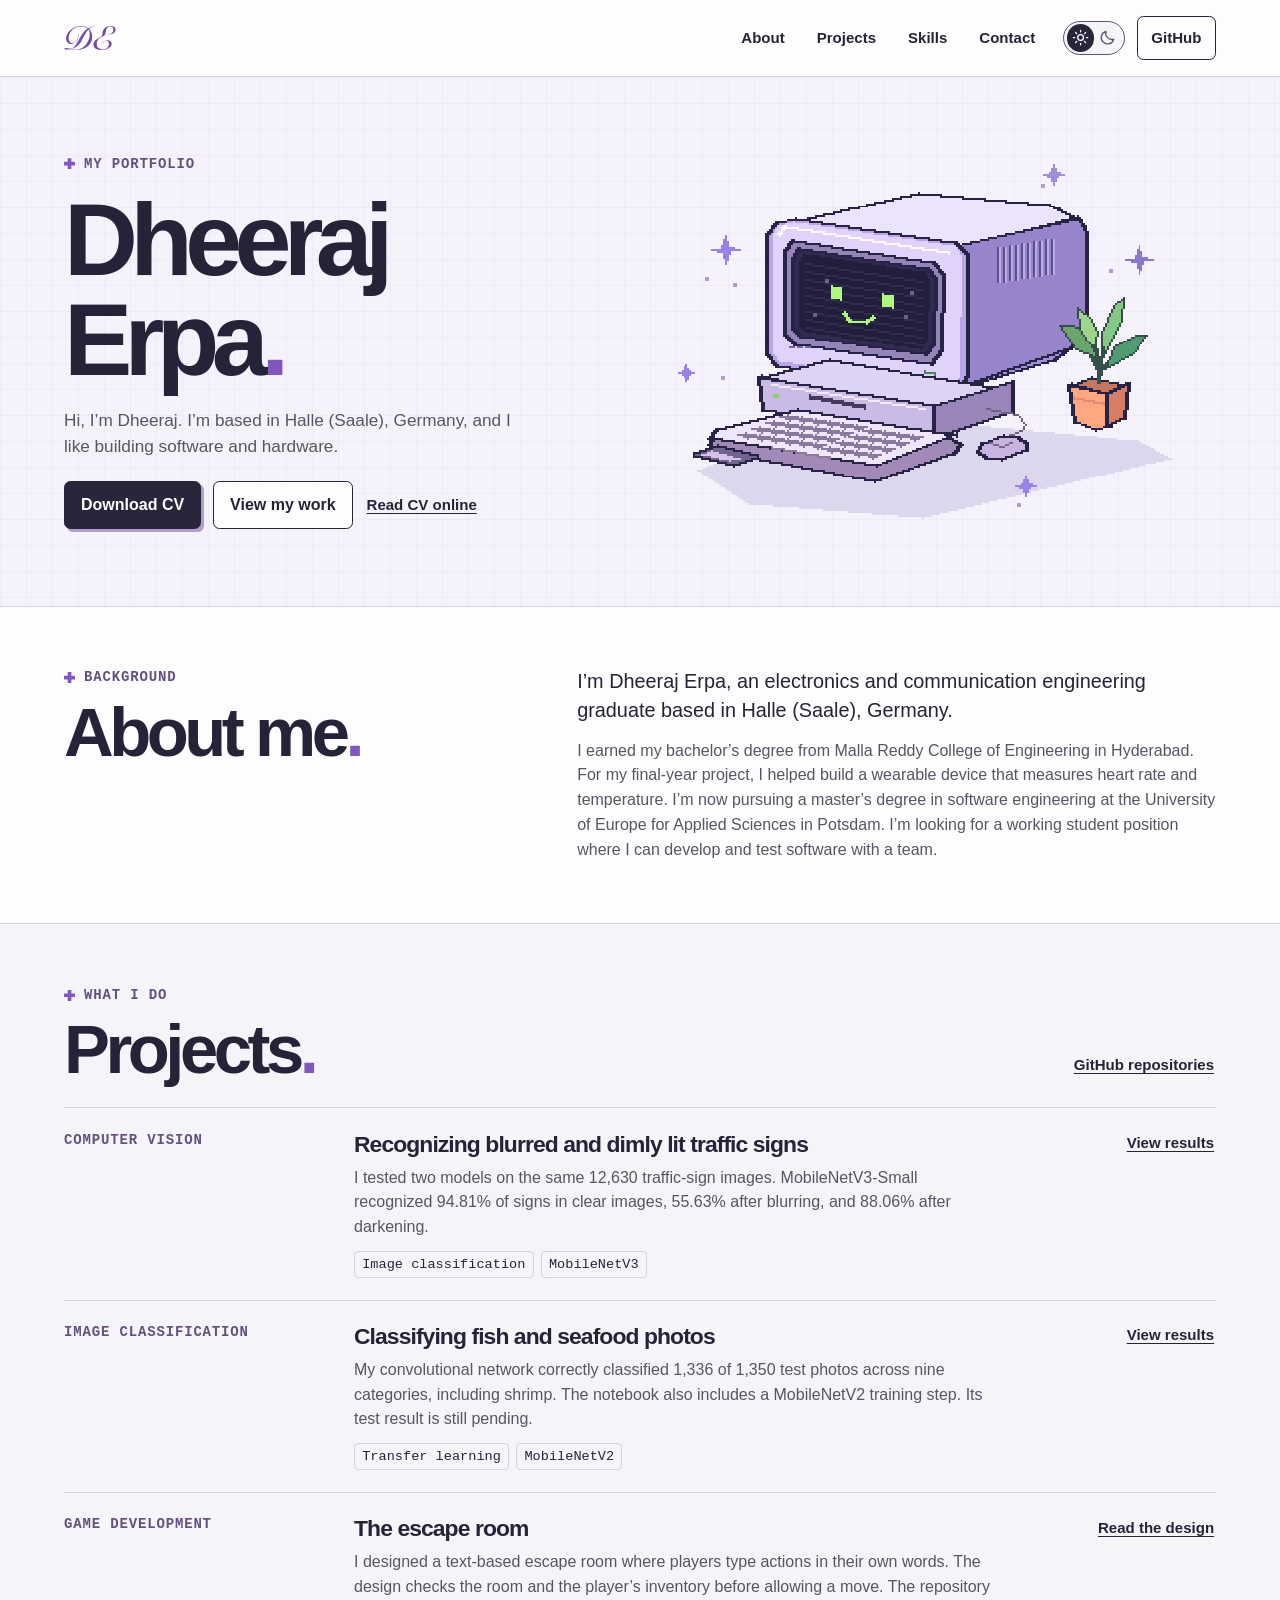
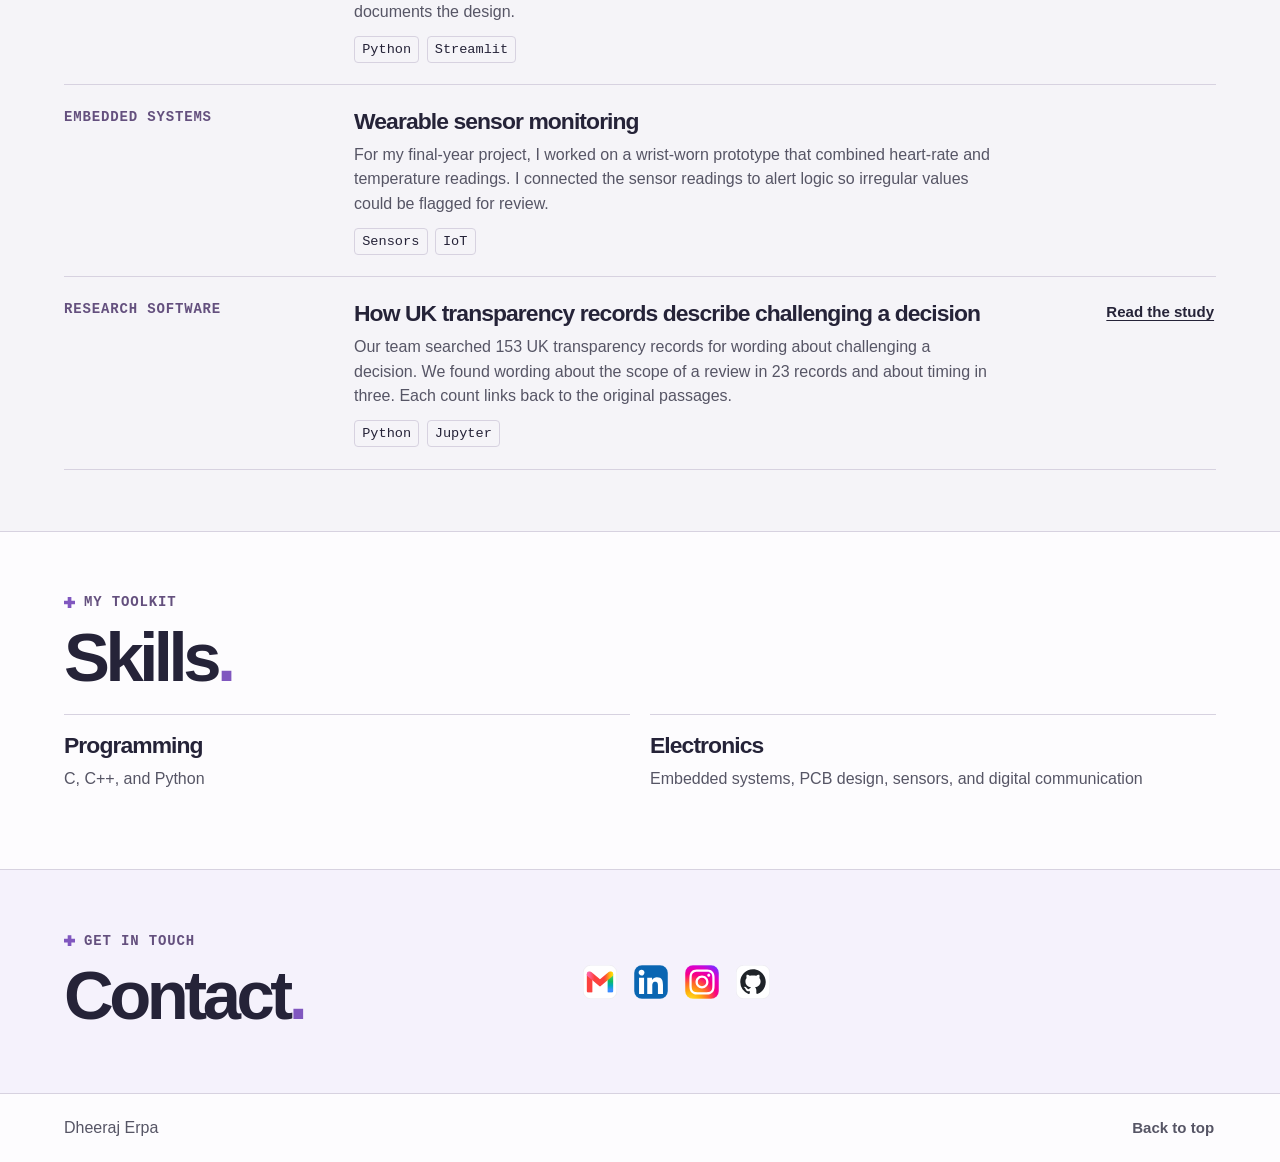
<file: index.html>
<!doctype html>
<html lang="en">
<head>
  <meta charset="utf-8">
  <meta name="viewport" content="width=device-width,initial-scale=1">
  <meta name="theme-color" content="#fdfcfe">
  <meta name="color-scheme" content="light dark">
  <meta name="description" content="Dheeraj Erpa’s portfolio of software engineering, embedded systems, and research projects.">
  <title>Dheeraj Erpa — Software Portfolio</title>
  <link rel="icon" type="image/png" href="art/favicon.png?v=signature">
  <script src="theme.js?v=theme-switch" defer></script>
  <script src="cv.js?v=local-pdf" defer></script>
  <link rel="stylesheet" href="style.css?v=skills-layout">
</head>
<body>
<dialog id="opening-scene" class="opening-scene" aria-label="Dheeraj Erpa’s portfolio" hidden>
  <div class="opening-inner">
    <div class="opening-progress" id="opening-progress" role="progressbar" aria-label="Loading portfolio" aria-valuemin="0" aria-valuemax="100" aria-valuenow="0">
      <svg class="opening-signature" viewBox="0 0 240 116" aria-hidden="true" focusable="false" xmlns:xlink="http://www.w3.org/1999/xlink">
        <defs>
          <path id="signature-shape" d="M143.54 5.16Q135.55 5.89 128.72 9.38Q121.89 12.86 115.79 17.95Q130.32 31.47 130.32 51.67Q130.32 66.2 124.29 77.31Q118.26 88.43 108.16 95.92Q98.06 103.4 84.91 107.18Q71.75 110.96 57.51 110.96Q50.83 110.96 43.49 109.94Q36.15 108.92 30.34 107.76Q27.14 108.19 23.14 108.85Q19.15 109.5 12.9 109.5Q6.8 109.5 4.4 108.12Q2 106.74 2 105.29Q2 103.69 3.24 103.11Q4.47 102.53 7.52 102.53Q10.43 102.53 16.39 103.69Q22.34 104.85 30.34 106.01Q38.62 104.56 45.09 98.82Q51.55 93.08 57.08 84.87Q62.6 76.66 67.83 66.92Q73.06 57.19 79.02 47.67Q84.98 38.15 92.24 29.87Q99.51 21.58 108.96 16.35Q103.14 11.27 95 8.8Q86.87 6.33 79.02 6.33Q67.54 6.33 57 10.1Q46.47 13.88 38.55 20.86Q30.63 27.83 25.91 37.64Q21.18 47.45 21.18 59.51Q21.18 63.44 22.2 67.21Q23.22 70.99 25.25 74.04Q27.29 77.1 30.56 78.91Q33.83 80.73 38.18 80.73Q45.01 80.73 50.17 76.88Q55.33 73.03 58.82 66.92Q62.31 60.82 64.12 53.34Q65.94 45.85 66.09 38.59H67.83Q67.39 50.36 64.34 59Q61.29 67.65 56.35 73.39Q51.41 79.13 45.16 81.96Q38.91 84.8 32.08 84.8Q26.85 84.8 22.71 82.76Q18.57 80.73 15.66 77.31Q12.75 73.9 11.16 69.47Q9.56 65.03 9.56 60.09Q9.56 52.39 12.32 45.2Q15.08 38 19.87 31.83Q24.67 25.65 31.14 20.64Q37.6 15.63 45.01 12.07Q52.43 8.5 60.42 6.54Q68.41 4.58 76.11 4.58Q81.64 4.58 86.21 5.09Q90.79 5.6 95 6.76Q99.22 7.92 103.29 9.89Q107.36 11.85 111.86 14.75Q118.98 10.25 127.12 7.71Q135.26 5.16 143.54 4ZM118.69 40.91Q118.69 35.39 117.53 30.01Q116.37 24.64 112.73 20.42Q104.89 28.85 99.44 37.5Q93.99 46.14 89.48 54.57Q84.98 63 80.4 70.85Q75.82 78.69 69.72 85.52Q63.62 92.35 55.04 97.73Q46.47 103.11 33.68 106.6V106.89Q35.42 107.32 41.82 108.27Q48.21 109.21 56.93 109.21Q70.16 109.36 81.42 103.4Q92.68 97.44 100.96 87.7Q109.25 77.97 113.97 65.69Q118.69 53.41 118.69 40.91ZM201.09 38.88Q204.29 40.04 207.77 40.04Q216.93 40.04 222.23 35.24Q227.54 30.45 227.54 20.86Q227.54 14.03 223.9 10.18Q220.27 6.33 213.3 6.33Q209.08 6.33 205.67 8Q202.25 9.67 199.78 12.43Q197.31 15.19 195.78 18.82Q194.26 22.46 193.68 26.23Q192.81 31.32 192.01 35.1Q191.21 38.88 189.54 41.86Q187.86 44.83 184.96 47.23Q182.05 49.63 176.97 52.1Q171.15 54.86 166.36 57.7Q161.56 60.53 158.22 64.24Q154.88 67.94 152.99 73.03Q151.1 78.11 151.1 85.38Q151.1 91.19 153.5 95.62Q155.89 100.06 159.82 103.11Q163.74 106.16 168.75 107.69Q173.77 109.21 179.15 109.21Q184.81 109.21 189.9 107.54Q194.99 105.87 198.91 102.6Q202.83 99.33 205.16 94.53Q207.48 89.74 207.48 83.64Q207.48 77.53 204.36 74.04Q201.23 70.56 195.13 70.56Q189.75 70.56 185.47 73.32Q181.18 76.08 177.69 79.86L176.67 79.13Q181.91 73.75 187.65 70.85Q193.39 67.94 201.09 67.94Q205.01 67.94 208.35 69.03Q211.7 70.12 214.24 72.23Q216.78 74.33 218.24 77.46Q219.69 80.58 219.69 84.51Q219.69 92.06 214.46 97.3Q209.23 102.53 201.6 105.8Q193.97 109.07 185.54 110.45Q177.11 111.83 170.72 111.83Q164.76 111.83 158.58 110.59Q152.41 109.36 147.47 106.45Q142.52 103.54 139.4 98.75Q136.28 93.95 136.28 86.69Q136.28 79.57 139.18 74.84Q142.09 70.12 146.52 66.78Q150.95 63.44 156.11 60.97Q161.27 58.5 165.78 55.88Q170.28 53.26 173.33 50.07Q176.38 46.87 176.67 42.07Q177.26 31.61 180.38 24.42Q183.5 17.22 188.59 12.86Q193.68 8.5 200.36 6.54Q207.05 4.58 214.46 4.58Q218.38 4.58 222.6 5.31Q226.81 6.03 230.23 7.92Q233.64 9.81 235.82 13.01Q238 16.21 238 21Q238 26.23 235.6 30.08Q233.2 33.94 229.43 36.55Q225.65 39.17 221 40.48Q216.35 41.78 211.7 41.78Q208.94 41.78 206.25 41.42Q203.56 41.06 200.94 40.18Z"/>
          <clipPath id="signature-reveal"><rect id="signature-fill" width="0" height="116"/></clipPath>
        </defs>
        <use class="signature-track" href="#signature-shape" xlink:href="#signature-shape"/>
        <use class="signature-ink" href="#signature-shape" xlink:href="#signature-shape" clip-path="url(#signature-reveal)"/>
      </svg>
      <span class="opening-percent" id="opening-percent" aria-hidden="true">0%</span>
    </div>
    <button type="button" id="enter-portfolio">Enter portfolio</button>
  </div>
</dialog>
<script src="opening.js?v=signature-progress" async></script>
<a class="skip" href="#main">Skip to content</a>
<header>
  <nav class="wrap" aria-label="Main navigation">
    <a class="brand" id="opening-replay" href="#home"><img class="brand-monogram" src="art/de-signature.svg" width="240" height="116" alt="Dheeraj Erpa"></a>
    <div class="navlinks"><a href="#about">About</a><a href="#work">Projects</a><a href="#skills">Skills</a><a href="#contact">Contact</a></div>
    <div class="navtools">
      <button class="theme-switch" type="button" role="switch" aria-label="Dark mode" aria-checked="false" hidden>
        <span class="theme-track" aria-hidden="true">
          <svg class="theme-sun" viewBox="0 0 24 24" fill="none" stroke="currentColor" stroke-width="1.8" stroke-linecap="round" focusable="false">
            <circle cx="12" cy="12" r="4"/><path d="M12 2v2m0 16v2M2 12h2m16 0h2M5 5l1.5 1.5m11 11L19 19M5 19l1.5-1.5m11-11L19 5"/>
          </svg>
          <svg class="theme-moon" viewBox="0 0 24 24" fill="none" stroke="currentColor" stroke-width="1.8" stroke-linejoin="round" focusable="false">
            <path d="M20.5 14.3A8.8 8.8 0 0 1 9.7 3.5a8.8 8.8 0 1 0 10.8 10.8Z"/>
          </svg>
        </span>
      </button>
      <a class="github" href="https://github.com/Dheerajlohit18">GitHub</a>
    </div>
  </nav>
</header>
<main id="main" tabindex="-1">
  <section class="hero" id="home">
    <div class="wrap hero-inner">
      <div class="intro">
        <p class="eyebrow"><span class="pixelplus" aria-hidden="true"></span>My portfolio</p>
        <h1>Dheeraj <br>Erpa<span>.</span></h1>
        <p class="lead">Hi, I’m Dheeraj. I’m based in Halle (Saale), Germany, and I like building software and hardware.</p>
        <div class="actions">
          <a id="download-cv" class="btn primary" href="Dheeraj-Erpa-CV.pdf?v=signature" download="Dheeraj-Erpa-CV.pdf">Download CV</a>
          <a class="btn light" href="#work">View my work</a>
          <a class="textlink" href="cv.html">Read CV online</a>
        </div>
      </div>
      <figure class="workstation"><img src="art/workstation.png" srcset="art/workstation-320.png 320w, art/workstation-600.png 600w, art/workstation.png 918w" sizes="(max-width: 40em) 90vw, (max-width: 80em) 48vw, 40rem" alt="Pixel art of a lavender desktop computer with a smiling screen, keyboard and leafy plant" width="918" height="615"></figure>
    </div>
  </section>
<section id="about" class="about wrap section" aria-labelledby="about-title">
    <div><p class="eyebrow"><span class="pixelplus" aria-hidden="true"></span>Background</p><h2 id="about-title">About me<span>.</span></h2></div>
    <div class="bio">
      <p class="bio-intro">I’m Dheeraj Erpa, an electronics and communication engineering graduate based in Halle (Saale), Germany.</p>
      <p>I earned my bachelor’s degree from Malla Reddy College of Engineering in Hyderabad. For my final-year project, I helped build a wearable device that measures heart rate and temperature. I’m now pursuing a master’s degree in software engineering at the University of Europe for Applied Sciences in Potsdam. I’m looking for a working student position where I can develop and test software with a team.</p>
    </div>
  </section>
  <section id="work" class="projects section" aria-labelledby="work-title"><div class="wrap">
    <div class="sectionhead"><div><p class="eyebrow"><span class="pixelplus" aria-hidden="true"></span>What I do</p><h2 id="work-title">Projects<span>.</span></h2></div><a class="textlink" href="https://github.com/Dheerajlohit18?tab=repositories">GitHub repositories</a></div>
    <div class="worklist">
      <article>
        <span class="type">Computer vision</span>
        <div><h3>Recognizing blurred and dimly lit traffic signs</h3><p>I tested two models on the same 12,630 traffic-sign images. MobileNetV3-Small recognized 94.81% of signs in clear images, 55.63% after blurring, and 88.06% after darkening.</p><div class="tags"><span>Image classification</span><span>MobileNetV3</span></div></div>
        <a class="source" href="https://github.com/Dheerajlohit18/Traffic-Sign-Recognition-Under-Image-Degradation" aria-label="View results for traffic sign recognition on GitHub">View results</a>
      </article>
      <article>
        <span class="type">Image classification</span>
        <div><h3>Classifying fish and seafood photos</h3><p>My convolutional network correctly classified 1,336 of 1,350 test photos across nine categories, including shrimp. The notebook also includes a MobileNetV2 training step. Its test result is still pending.</p><div class="tags"><span>Transfer learning</span><span>MobileNetV2</span></div></div>
        <a class="source" href="https://github.com/Dheerajlohit18/fish-species" aria-label="View results for fish and seafood classification on GitHub">View results</a>
      </article>
      <article>
        <span class="type">Game development</span>
        <div><h3>The escape room</h3><p>I designed a text-based escape room where players type actions in their own words. The design checks the room and the player’s inventory before allowing a move. The repository documents the design.</p><div class="tags"><span>Python</span><span>Streamlit</span></div></div>
        <a class="source" href="https://github.com/Dheerajlohit18/AI-Escape-Room" aria-label="Read the design for the escape room on GitHub">Read the design</a>
      </article>
      <article><span class="type">Embedded systems</span><div><h3>Wearable sensor monitoring</h3><p>For my final-year project, I worked on a wrist-worn prototype that combined heart-rate and temperature readings. I connected the sensor readings to alert logic so irregular values could be flagged for review.</p><div class="tags"><span>Sensors</span><span>IoT</span></div></div></article>
      <article><span class="type">Research software</span><div><h3>How UK transparency records describe challenging a decision</h3><p>Our team searched 153 UK transparency records for wording about challenging a decision. We found wording about the scope of a review in 23 records and about timing in three. Each count links back to the original passages.</p><div class="tags"><span>Python</span><span>Jupyter</span></div></div><a class="source" href="https://github.com/Dheerajlohit18/ATRS-Contestability" aria-label="Read the study of UK transparency records on GitHub">Read the study</a></article>
    </div>
  </div></section>
  <section id="skills" class="wrap section" aria-labelledby="skills-title">
    <div class="sectionhead"><div><p class="eyebrow"><span class="pixelplus" aria-hidden="true"></span>My toolkit</p><h2 id="skills-title">Skills<span>.</span></h2></div></div>
    <div class="skills-grid">
      <article><h3>Programming</h3><p>C, C++, and Python</p></article>
      <article><h3>Electronics</h3><p>Embedded systems, PCB design, sensors, and digital communication</p></article>
    </div>
  </section>
  <section id="contact" class="contact section" aria-labelledby="contact-title"><div class="about wrap">
    <div><p class="eyebrow"><span class="pixelplus" aria-hidden="true"></span>Get in touch</p><h2 id="contact-title">Contact<span>.</span></h2></div>
    <div class="contact-list">
      <a href="mailto:dheerajlohit5@gmail.com" aria-label="Email Dheeraj Erpa" title="Email · dheerajlohit5@gmail.com">
        <img src="art/gmail.svg?v=app-tile" width="34" height="34" alt="">
        <img class="contact-dark" src="art/gmail-dark.svg?v=app-tile" width="34" height="34" alt="">
      </a>
      <a href="https://www.linkedin.com/in/dheeraj-erpa-aa43b034a" aria-label="Dheeraj Erpa on LinkedIn" title="LinkedIn · Dheeraj Erpa">
        <img src="art/linkedin.svg?v=app-tile" width="34" height="34" alt="">
        <img class="contact-dark" src="art/linkedin-dark.svg?v=app-tile" width="34" height="34" alt="">
      </a>
      <a href="https://www.instagram.com/dheerajlohith_18/" aria-label="Dheeraj Erpa on Instagram" title="Instagram · @dheerajlohith_18">
        <img src="art/instagram.svg?v=app-tile" width="34" height="34" alt="">
        <img class="contact-dark" src="art/instagram-dark.svg?v=app-tile" width="34" height="34" alt="">
      </a>
      <a href="https://github.com/Dheerajlohit18" aria-label="Dheeraj Erpa on GitHub" title="GitHub · Dheerajlohit18">
        <img src="art/github.svg" width="34" height="34" alt="">
        <img class="contact-dark" src="art/github-dark.svg" width="34" height="34" alt="">
      </a>
    </div>
  </div></section>
</main>
<footer><div class="wrap"><span>Dheeraj Erpa</span><a href="#home">Back to top</a></div></footer>
<dialog class="cv-dialog" id="cv-dialog" hidden aria-labelledby="cv-title">
  <img class="cv-monogram" src="art/de-signature.svg" width="240" height="116" alt="">
  <h2 id="cv-title">Dheeraj Erpa’s CV</h2>
  <p id="cv-status" role="status" aria-live="polite">Preparing your PDF…</p>
  <div class="pixel-track" aria-hidden="true"><i></i><i></i><i></i><i></i><i></i></div>
  <div class="dialog-actions">
    <a id="cv-save" class="btn primary" href="Dheeraj-Erpa-CV.pdf?v=signature" download="Dheeraj-Erpa-CV.pdf" hidden>Save PDF</a>
    <button class="btn light" type="button" id="cv-close">Close</button>
  </div>
</dialog>
</body>
</html>
</file>
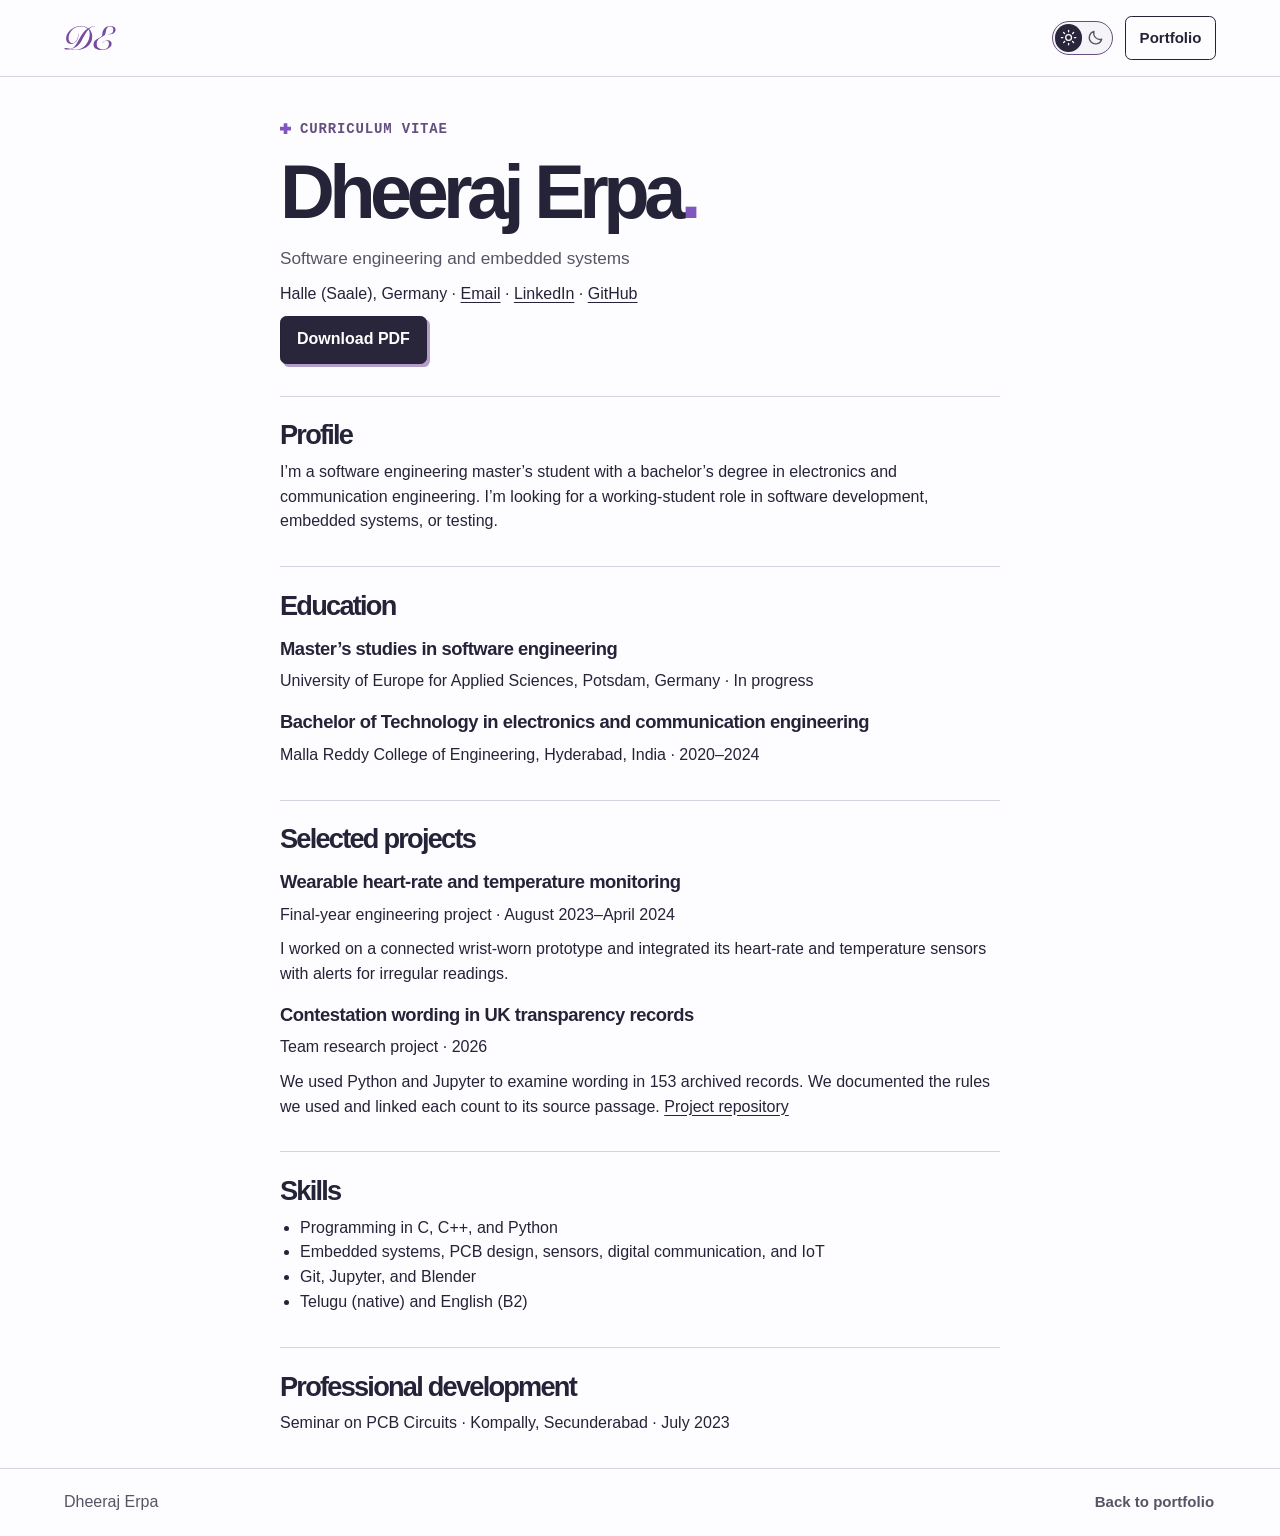
<file: cv.html>
<!doctype html>
<html lang="en">
<head>
  <meta charset="utf-8">
  <meta name="viewport" content="width=device-width,initial-scale=1">
  <meta name="theme-color" content="#fdfcfe">
  <meta name="color-scheme" content="light dark">
  <meta name="description" content="Dheeraj Erpa’s education, engineering projects, and technical skills.">
  <title>Dheeraj Erpa — CV</title>
  <link rel="icon" type="image/png" href="art/favicon.png?v=signature">
  <script src="theme.js?v=theme-switch" defer></script>
  <link rel="stylesheet" href="style.css?v=signature">
</head>
<body class="cv">
<a class="skip" href="#main">Skip to content</a>
<header>
  <nav class="wrap" aria-label="Main navigation">
    <a class="brand" href="./index.html"><img class="brand-monogram" src="art/de-signature.svg" width="240" height="116" alt="Dheeraj Erpa’s portfolio"></a>
    <div class="navtools">
      <button class="theme-switch" type="button" role="switch" aria-label="Dark mode" aria-checked="false" hidden>
        <span class="theme-track" aria-hidden="true">
          <svg class="theme-sun" viewBox="0 0 24 24" fill="none" stroke="currentColor" stroke-width="1.8" stroke-linecap="round" focusable="false">
            <circle cx="12" cy="12" r="4"/><path d="M12 2v2m0 16v2M2 12h2m16 0h2M5 5l1.5 1.5m11 11L19 19M5 19l1.5-1.5m11-11L19 5"/>
          </svg>
          <svg class="theme-moon" viewBox="0 0 24 24" fill="none" stroke="currentColor" stroke-width="1.8" stroke-linejoin="round" focusable="false">
            <path d="M20.5 14.3A8.8 8.8 0 0 1 9.7 3.5a8.8 8.8 0 1 0 10.8 10.8Z"/>
          </svg>
        </span>
      </button>
      <a class="github" href="./index.html">Portfolio</a>
    </div>
  </nav>
</header>
<main id="main" tabindex="-1" class="wrap cv-page">
  <p class="eyebrow"><span class="pixelplus" aria-hidden="true"></span>Curriculum vitae</p>
  <h1>Dheeraj Erpa<span>.</span></h1>
  <p class="lead">Software engineering and embedded systems</p>
  <p>Halle (Saale), Germany · <a href="mailto:dheerajlohit5@gmail.com">Email</a> · <a href="https://www.linkedin.com/in/dheeraj-erpa-aa43b034a">LinkedIn</a> · <a href="https://github.com/Dheerajlohit18">GitHub</a></p>
  <p class="actions"><a class="btn primary" href="Dheeraj-Erpa-CV.pdf?v=signature" download="Dheeraj-Erpa-CV.pdf">Download PDF</a></p>
  <section><h2>Profile</h2>
    <p>I’m a software engineering master’s student with a bachelor’s degree in electronics and communication engineering. I’m looking for a working-student role in software development, embedded systems, or testing.</p>
  </section>
  <section><h2>Education</h2>
    <h3>Master’s studies in software engineering</h3><p>University of Europe for Applied Sciences, Potsdam, Germany · In progress</p>
    <h3>Bachelor of Technology in electronics and communication engineering</h3><p>Malla Reddy College of Engineering, Hyderabad, India · 2020–2024</p>
  </section>
  <section><h2>Selected projects</h2>
    <h3>Wearable heart-rate and temperature monitoring</h3><p>Final-year engineering project · August 2023–April 2024</p>
    <p>I worked on a connected wrist-worn prototype and integrated its heart-rate and temperature sensors with alerts for irregular readings.</p>
    <h3>Contestation wording in UK transparency records</h3><p>Team research project · 2026</p>
    <p>We used Python and Jupyter to examine wording in 153 archived records. We documented the rules we used and linked each count to its source passage. <a href="https://github.com/Dheerajlohit18/ATRS-Contestability">Project repository</a></p>
  </section>
  <section><h2>Skills</h2>
    <ul><li>Programming in C, C++, and Python</li><li>Embedded systems, PCB design, sensors, digital communication, and IoT</li><li>Git, Jupyter, and Blender</li><li>Telugu (native) and English (B2)</li></ul>
  </section>
  <section><h2>Professional development</h2>
    <p>Seminar on PCB Circuits · Kompally, Secunderabad · July 2023</p>
  </section>
</main>
<footer><div class="wrap"><span>Dheeraj Erpa</span><a href="./index.html">Back to portfolio</a></div></footer>
</body>
</html>
</file>
<file: style.css>
:root {
  color-scheme: light;
  --contact-light: block; --contact-dark: none;
  --page: #fdfcfe; --hero: #f5f2fc; --grid: #e8e3f280; --surface: #f5f4f8;
  --ink: #252338; --muted: #565565; --eyebrow: #64507e; --accent: #8057bf;
  --line: #d7d2e0; --button: #29263b; --button-text: #fff; --shadow: #b39dc9; --hover: #ece5f7;
  --mono: "IBM Plex Mono", ui-monospace, "SFMono-Regular", Consolas, monospace;
  --sans: "DM Sans", "Helvetica Neue", Arial, sans-serif;
  scroll-behavior: smooth;
}
@media (prefers-color-scheme: dark) {
  :root:not([data-theme="light"]) {
    color-scheme: dark;
    --signature-filter: brightness(1.8) saturate(.72);
    --contact-light: none; --contact-dark: block;
    --page: #171620; --hero: #201c2c; --grid: #44395070; --surface: #1c1a26;
    --ink: #f5edf9; --muted: #c5bdd0; --eyebrow: #c7addf; --accent: #c19ce9;
    --line: #484054; --button: #decbf5; --button-text: #251e33; --shadow: #705783; --hover: #332c40;
  }
}
:root[data-theme="dark"] {
  color-scheme: dark;
  --signature-filter: brightness(1.8) saturate(.72);
  --contact-light: none; --contact-dark: block;
  --page: #171620; --hero: #201c2c; --grid: #44395070; --surface: #1c1a26;
  --ink: #f5edf9; --muted: #c5bdd0; --eyebrow: #c7addf; --accent: #c19ce9;
  --line: #484054; --button: #decbf5; --button-text: #251e33; --shadow: #705783; --hover: #332c40;
}
* { box-sizing: border-box; }
header, nav, main, section, article, figure, footer { display: block; }
body {
  margin: 0; background: #fdfcfe; color: #252338; background: var(--page); color: var(--ink);
  font: 1rem/1.55 Arial, sans-serif; font-family: var(--sans);
  word-wrap: break-word; overflow-wrap: anywhere;
}
h1, h2, h3, p, figure { margin: 0; }
img { max-width: 100%; height: auto; }
[hidden], dialog:not([open]) { display: none !important; }
a { color: inherit; text-underline-offset: .2em; }
button { cursor: pointer; font: inherit; color: inherit; }
button, a { touch-action: manipulation; }
a:focus, button:focus { outline: 3px solid #946acf; outline-offset: 2px; }
a:focus:not(:focus-visible), button:focus:not(:focus-visible) { outline: none; }
.wrap { width: 90%; max-width: 74.5rem; margin: 0 auto; }
header, footer { background: var(--page); }
header { border-bottom: 1px solid var(--line); }
nav { padding: .65rem 0; }
nav, .brand, .navlinks, .navtools, .actions, .tags, .dialog-actions, footer .wrap {
  display: flex; align-items: center; flex-wrap: wrap;
}
nav { gap: .4rem 1.5rem; }
.brand, .navlinks a, .github, .btn, footer a { text-decoration: none; }
.brand { gap: .55rem; min-height: 2.75rem; font-size: 1.125rem; font-weight: 740; letter-spacing: -.03em; }
.brand-monogram, .cv-monogram { display: block; max-width: 100%; height: auto; filter: var(--signature-filter, none); }
.brand-monogram { width: 3.25rem; }
.cv-monogram { width: 3.5rem; }
.navlinks { gap: 0 .9rem; }
.navtools { gap: .35rem .75rem; }
.navlinks a, .github, .source, .textlink, footer a {
  display: inline-block; padding: .65rem .12rem; font-size: .94rem; line-height: 1.5; font-weight: 650;
}
.navlinks a { padding-left: .25rem; padding-right: .25rem; }
.navlinks a:hover, .source:hover, .textlink:hover, footer a:hover { color: var(--accent); text-decoration: underline; }
.github, .btn { border: 1.5px solid currentColor; border-radius: .4rem; }
.github { padding: .58rem .85rem; }
.github:hover, .light:hover { background: var(--hover); }
.theme-switch {
  display: inline-flex; align-items: center; justify-content: center; min-height: 2.75rem;
  padding: 0; border: 0; border-radius: 2rem; background: transparent;
}
.theme-track {
  position: relative; display: grid; grid-template-columns: repeat(2, 1.7rem);
  place-items: center; padding: .16rem; border: 1px solid var(--eyebrow); border-radius: 2rem;
  background: var(--surface); color: var(--muted);
}
.theme-track::before {
  content: ''; position: absolute; top: .16rem; left: .16rem; width: 1.7rem; height: 1.7rem;
  border-radius: 50%; background: var(--button); transition: transform .18s ease-out;
}
.theme-track svg { position: relative; width: 1.7rem; height: 1.7rem; padding: .31rem; }
.theme-switch[aria-checked="false"] .theme-sun, .theme-switch[aria-checked="true"] .theme-moon { color: var(--button-text); }
.theme-switch[aria-checked="true"] .theme-track::before { transform: translateX(1.7rem); }
.theme-switch:hover .theme-track { background: var(--hover); }
@media (forced-colors: active) {
  .theme-track::before { background: Highlight; forced-color-adjust: none; }
  .theme-switch[aria-checked="false"] .theme-sun, .theme-switch[aria-checked="true"] .theme-moon {
    color: HighlightText; forced-color-adjust: none;
  }
}
.hero { background-color: var(--hero); border-bottom: 1px solid var(--line);
  background-image: linear-gradient(90deg,var(--grid) 1px,transparent 1px),linear-gradient(var(--grid) 1px,transparent 1px);
  background-size: 26px 26px;
}
.hero-inner { padding: 2rem 0 1rem; }
.eyebrow, .type { color: var(--eyebrow); font: 600 .875rem/1.45 monospace; font-family: var(--mono); letter-spacing: .06em; text-transform: uppercase; }
.eyebrow { display: flex; align-items: center; gap: .55rem; }
.pixelplus { flex: 0 0 .7rem; width: .7rem; height: .7rem; background: var(--accent);
  clip-path: polygon(33% 0,66% 0,66% 33%,100% 33%,100% 66%,66% 66%,66% 100%,33% 100%,33% 66%,0 66%,0 33%,33% 33%);
}
h1 { font-size: 2.65rem; font-size: clamp(2rem,12vw,5.7rem); letter-spacing: -.075em; line-height: .98; margin: 1rem 0; }
h1 br { display: none; }
h1 span, h2 span { color: var(--accent); }
.lead { max-width: 29rem; font-size: 1.075rem; color: var(--muted); }
.actions, .dialog-actions { gap: .75rem; margin-top: 1.35rem; }
.btn { display: inline-block; max-width: 100%; min-height: 2.75rem; padding: .65rem 1rem; font: inherit; font-weight: 650; text-align: center; }
.primary { background: #29263b; color: white; background: var(--button); color: var(--button-text); border-color: var(--ink); box-shadow: 3px 3px var(--shadow); }
.light { background: var(--page); color: var(--ink); }
.workstation { max-width: 24rem; margin: .75rem auto 0; }
.workstation img { display: block; width: 100%; height: auto; image-rendering: pixelated; }
.section { padding: 2.3rem 0; scroll-margin-top: 1rem; }
.sectionhead { margin-bottom: 1.25rem; }
h2 { font-size: 2.4rem; font-size: clamp(1.75rem,6vw,4.3rem); letter-spacing: -.065em; line-height: 1.06; margin-top: .55rem; }
h3 { font-size: 1.43rem; letter-spacing: -.04em; line-height: 1.25; }
.projects { background: var(--surface); border-block: 1px solid var(--line); }
.worklist article { padding: 1.35rem 0; border-top: 1px solid var(--line); }
.worklist article:last-child { border-bottom: 1px solid var(--line); }
.type { display: block; margin-bottom: .45rem; }
.worklist p, .bio p, .skills-grid p { color: var(--muted); }
.worklist p { max-width: 40rem; margin-top: .45rem; }
.tags { gap: .45rem; margin-top: .7rem; }
.tags span { max-width: 100%; font: .85rem/1.4 monospace; font-family: var(--mono); border: 1px solid var(--line); border-radius: .25rem; padding: .18rem .45rem; }
.bio, .contact-list { margin-top: 1.35rem; }
.bio .bio-intro { font-size: 1.24rem; line-height: 1.45; color: var(--ink); margin-bottom: .85rem; }
.skills-grid article { border-top: 1px solid var(--line); padding: 1rem 0; }
.skills-grid p { margin-top: .45rem; }
.contact { background: var(--hero); border-top: 1px solid var(--line); }
.contact-list { display: flex; flex-wrap: wrap; align-items: center; gap: .3rem; }
.contact-list a {
  display: inline-flex; align-items: center; justify-content: center;
  width: 2.875rem; height: 2.875rem; min-width: 44px; min-height: 44px; border-radius: .65rem;
}
.contact-list img {
  display: block; display: var(--contact-light); width: 2.125rem; height: 2.125rem;
}
.contact-list .contact-dark { display: none; display: var(--contact-dark); }
@media (hover: hover) { .contact-list a:hover img { transform: translateY(-1px); } }
footer { border-top: 1px solid var(--line); }
footer .wrap { justify-content: space-between; gap: .5rem 1rem; padding: .75rem 0; color: var(--muted); }
.skip { position: absolute; left: 0; top: 0; transform: translateY(-140%); background: var(--page); padding: .65rem; }
.skip:focus { transform: none; z-index: 5; }
.cv-dialog {
  width: 88%; max-width: 23rem; max-height: 88vh; max-height: 88dvh; overflow: auto; margin: auto;
  padding: 1rem; padding: clamp(.8rem,4vw,1.8rem); color: var(--ink); background: var(--page);
  border: 3px solid currentColor; border-radius: .2rem; box-shadow: 5px 5px var(--shadow);
}
.cv-dialog::backdrop { background: rgba(19,14,33,.72); }
.cv-dialog h2 { font-size: 1.55rem; letter-spacing: -.045em; margin: .6rem 0; }
.pixel-track { display: flex; gap: .35rem; margin-top: .75rem; }
.pixel-track i { width: .72rem; height: .72rem; background: var(--accent); animation: pulse 1s steps(2,end) infinite; }
.pixel-track i:nth-child(2) { animation-delay: .12s; }
.pixel-track i:nth-child(3) { animation-delay: .24s; }
.pixel-track i:nth-child(4) { animation-delay: .36s; }
.pixel-track i:nth-child(5) { animation-delay: .48s; }
@keyframes pulse { 50% { opacity: .25; } }

@media (min-width: 40em) {
  .section { padding: 3rem 0; }
  .hero-inner { display: grid; grid-template-columns: minmax(0,1fr) minmax(0,1fr); gap: 1rem; align-items: center; padding: 3rem 0; }
  h1 { font-size: 4.5rem; font-size: clamp(3.75rem,8vw,7.6rem); }
  h1 br { display: initial; }
  .workstation { max-width: none; margin: 0; }
  .sectionhead { display: flex; flex-wrap: wrap; align-items: end; justify-content: space-between; gap: 1rem; }
  .skills-grid { display: grid; grid-template-columns: repeat(2,minmax(0,1fr)); gap: 1.25rem; }
}
@media (min-width: 50em) {
  .navlinks { margin-left: auto; }
  nav { min-height: 4.75rem; }
  .hero-inner { grid-template-columns: minmax(0,1fr) minmax(0,1.15fr); }
  .about { display: grid; grid-template-columns: minmax(0,1fr) minmax(0,1.35fr); gap: 2.5rem; }
  .bio, .contact-list { margin-top: 0; }
  .worklist article { display: grid; grid-template-columns: minmax(7rem,1fr) minmax(0,2.55fr) minmax(6rem,.6fr); gap: 1.5rem; align-items: start; }
  .source { justify-self: end; padding-top: .15rem; }
}
@media (min-width: 70em) {
  .hero-inner, .section { padding: 3.8rem 0; }
  .navlinks { gap: 1.5rem; }
}
@media (max-width: 27.99em) {
  nav { align-items: flex-start; gap: .25rem; }
  .brand, .navlinks, .navtools { width: 100%; }
}
@media (max-width: 20em) {
  .actions .btn { width: 100%; }
  .navlinks { column-gap: .65rem; }
}
@media (horizontal-viewport-segments: 2) {
  /* Keep each reading column and its controls on one surface of a spanned display. */
  .wrap { width: auto; max-width: none; margin: 0; padding-left: 1rem; padding-right: 1rem; }
  nav.wrap, footer .wrap {
    width: env(viewport-segment-width 0 0); margin-left: env(viewport-segment-left 0 0);
  }
  .hero-inner, .about, .projects .sectionhead, .worklist article, .skills-grid { display: grid; align-items: start;
    grid-template-columns: minmax(0,1fr) minmax(0,1fr);
    grid-template-columns: minmax(0,calc(env(viewport-segment-width 0 0) - 2rem)) minmax(0,calc(env(viewport-segment-width 1 0) - 2rem));
    column-gap: calc(env(viewport-segment-left 1 0) - env(viewport-segment-right 0 0) + 2rem);
  }
  .hero-inner { align-items: center; }
  .worklist article { row-gap: 0; }
  .worklist .source { grid-column: 2; justify-self: start; }
  .sectionhead .textlink { justify-self: start; }
  .skills-grid { row-gap: 1rem; }
  .sectionhead { justify-content: start; }
  .navlinks { margin-left: 0; }
  .cv-dialog { max-width: min(23rem,calc(env(viewport-segment-width 0 0) - 2rem)); margin-left: max(1rem,calc((env(viewport-segment-width 0 0) - 23rem) / 2)); }
}
@media (prefers-reduced-motion: reduce) {
  :root { scroll-behavior: auto; }
  .pixel-track i { animation: none; }
  .theme-track::before { transition: none; }
}
.cv-page { max-width: 45rem; padding: 2rem 0; }
.cv nav { justify-content: space-between; }
.cv-page h1 { font-size: 2.6rem; font-size: clamp(2rem,8vw,4.75rem); }
.cv-page h2 { font-size: 1.7rem; }
.cv-page h3 { font-size: 1.15rem; margin-top: 1rem; letter-spacing: -.025em; }
.cv-page section { border-top: 1px solid var(--line); margin-top: 2rem; padding-top: 1rem; }
.cv-page p, .cv-page ul { margin-top: .6rem; }
.cv-page ul { padding-left: 1.25rem; }
@media (horizontal-viewport-segments: 2) {
  .cv-page { width: env(viewport-segment-width 0 0); padding-left: 1rem; padding-right: 1rem; }
}

.opening-scene {
  position: fixed; top: 0; left: 0; inset: 0; z-index: 100; margin: 0; padding: 0; border: 0;
  width: 100%; height: 100%; max-width: none; max-height: none; overflow: auto;
  color: #252338; color: var(--ink); background-color: #f5f2fc; background-color: var(--hero);
  background-image: radial-gradient(ellipse at 50% 42%, rgba(146,143,132,.12), transparent 55%),
    linear-gradient(90deg,var(--grid) 1px,transparent 1px), linear-gradient(var(--grid) 1px,transparent 1px);
  background-size: auto, 26px 26px, 26px 26px; background-position: center;
}
.opening-scene::backdrop { background-color: var(--hero); }
.opening-scene[open] { display: block; }
.opening-inner {
  display: flex; flex-direction: column; justify-content: center; align-items: center;
  min-height: 100%; text-align: center; padding: 1.1rem .7rem;
}
.opening-progress { width: 13rem; max-width: 64vw; }
.opening-signature { display: block; width: 100%; height: auto; }
.signature-track { fill: var(--line); }
.signature-ink { fill: var(--accent); }
.opening-percent {
  display: block; margin-top: 1.15rem; color: var(--muted);
  font: 500 .9rem/1.4 var(--mono); font-variant-numeric: tabular-nums;
}
@media (forced-colors: active) {
  .signature-track { fill: GrayText; }
  .signature-ink { fill: Highlight; }
}
#enter-portfolio {
  margin-top: 1.3rem; min-height: 2.75rem; max-width: 100%; padding: .55rem 1rem;
  background: var(--page); color: var(--ink); border: 1px solid var(--line);
  border-radius: .4rem; font-size: .94rem; font-weight: 650;
}
#enter-portfolio:hover { background: var(--hover); }
@media (horizontal-viewport-segments: 2) { .opening-inner { width: env(viewport-segment-width 0 0); } }
</file>
